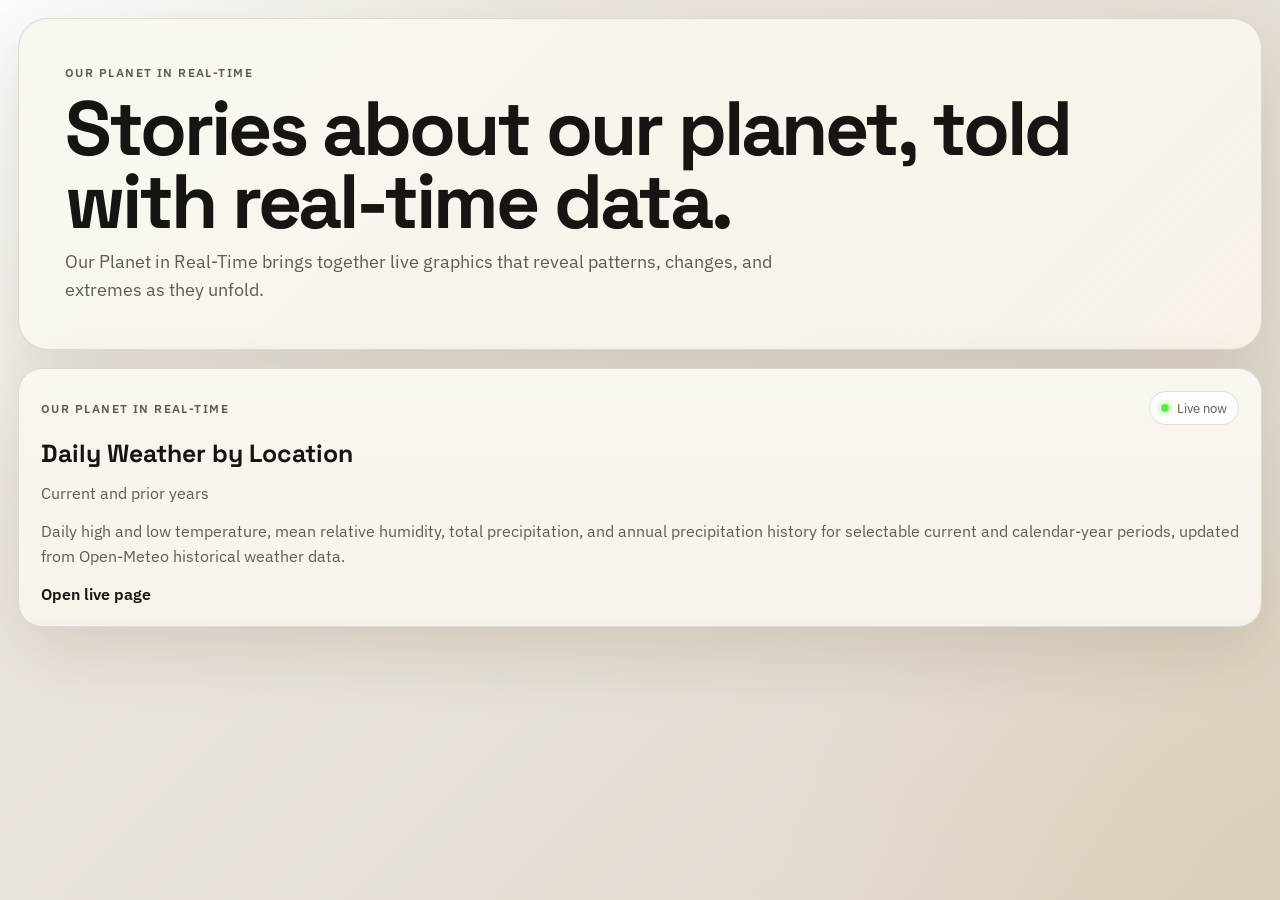
<file: index.html>
<!DOCTYPE html>
<html lang="en">
  <head>
    <meta charset="UTF-8" />
    <meta name="viewport" content="width=device-width, initial-scale=1.0" />
    <title>Our Planet in Real-Time</title>
    <meta
      name="description"
      content="A growing collection of live climate graphics published on GitHub Pages."
    />
    <link rel="preconnect" href="https://fonts.googleapis.com" />
    <link rel="preconnect" href="https://fonts.gstatic.com" crossorigin />
    <link
      href="https://fonts.googleapis.com/css2?family=IBM+Plex+Sans:wght@400;500;600&family=Space+Grotesk:wght@500;700&display=swap"
      rel="stylesheet"
    />
    <link rel="stylesheet" href="./assets/styles.css" />
    <script src="./assets/home.js" defer></script>
  </head>
  <body>
    <main class="app-shell home-shell">
      <section id="home-hero" class="home-hero">
        <div class="eyebrow">Our Planet in Real-Time</div>
        <h1 class="home-title">Loading live page catalog...</h1>
        <p class="home-copy">Preparing the current set of interactive climate graphics.</p>
      </section>
      <section id="series-grid" class="series-grid" aria-label="Available live pages"></section>
    </main>
  </body>
</html>
</file>
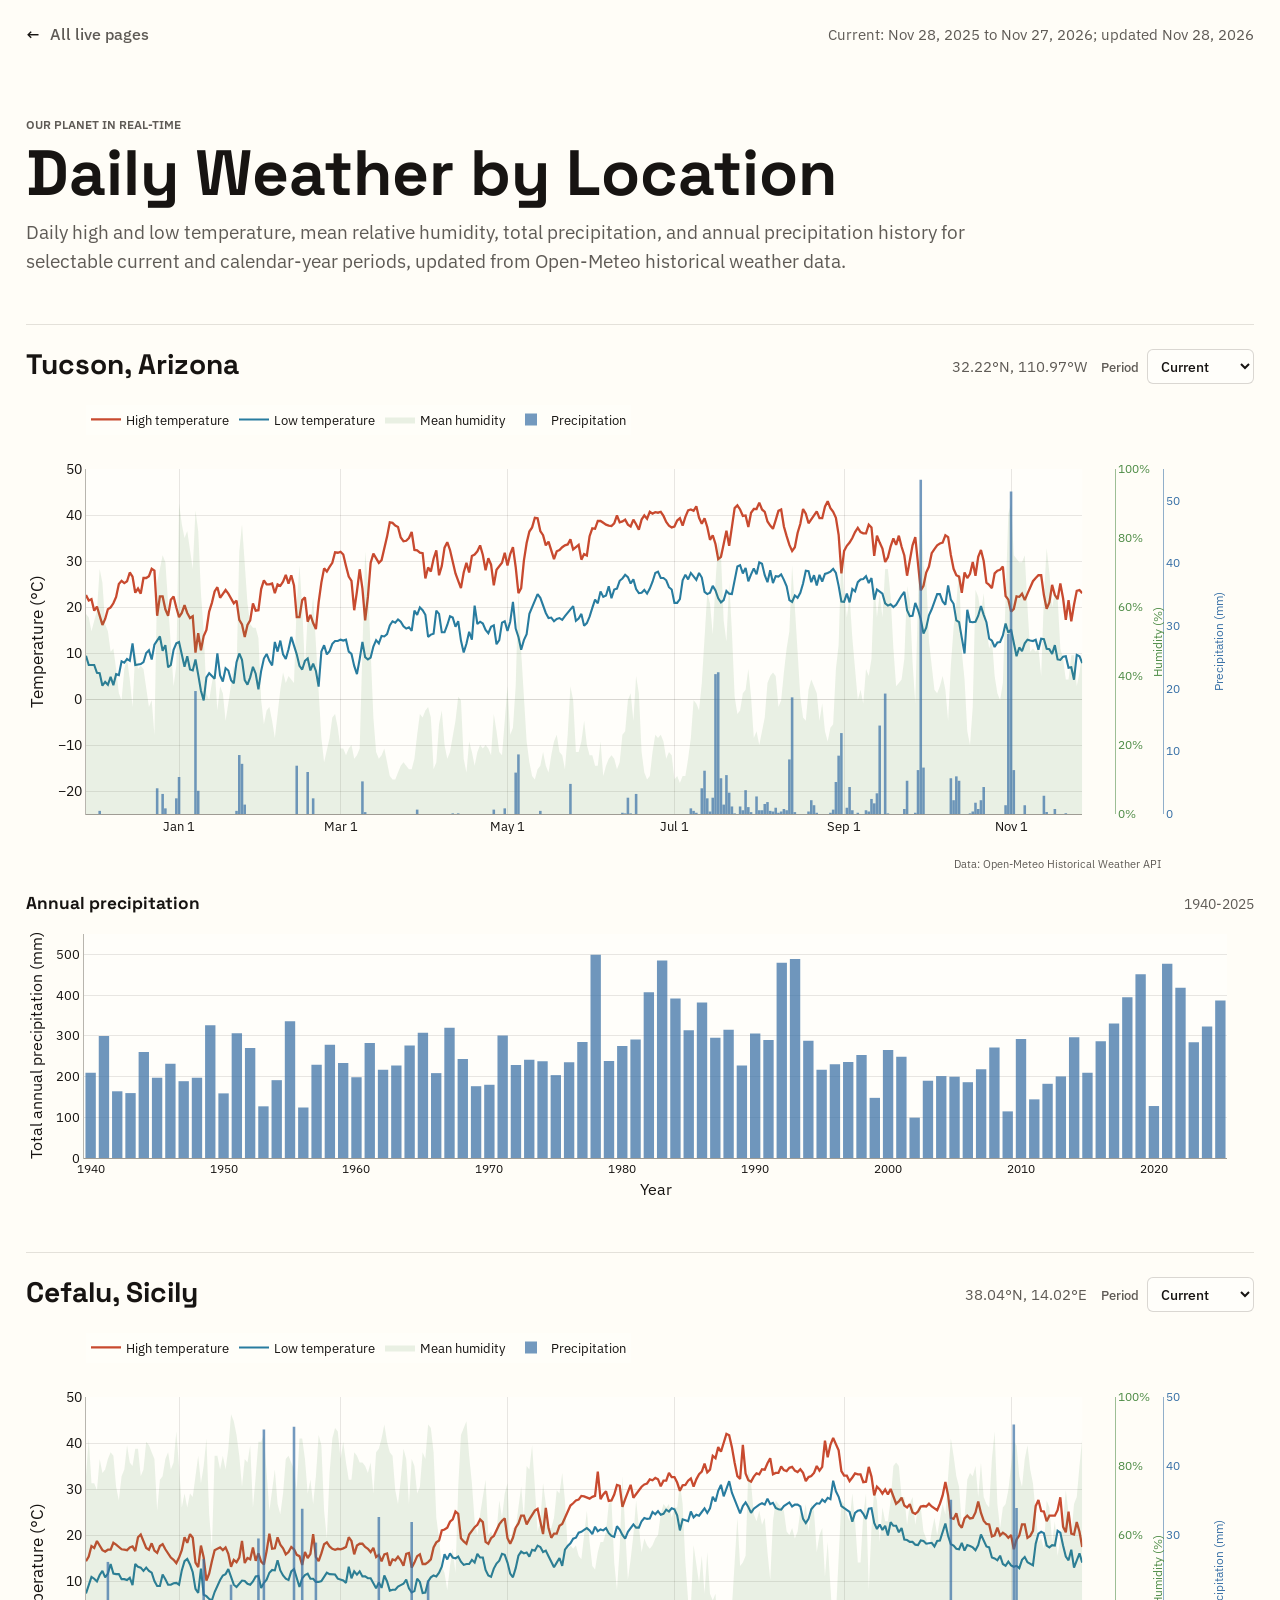
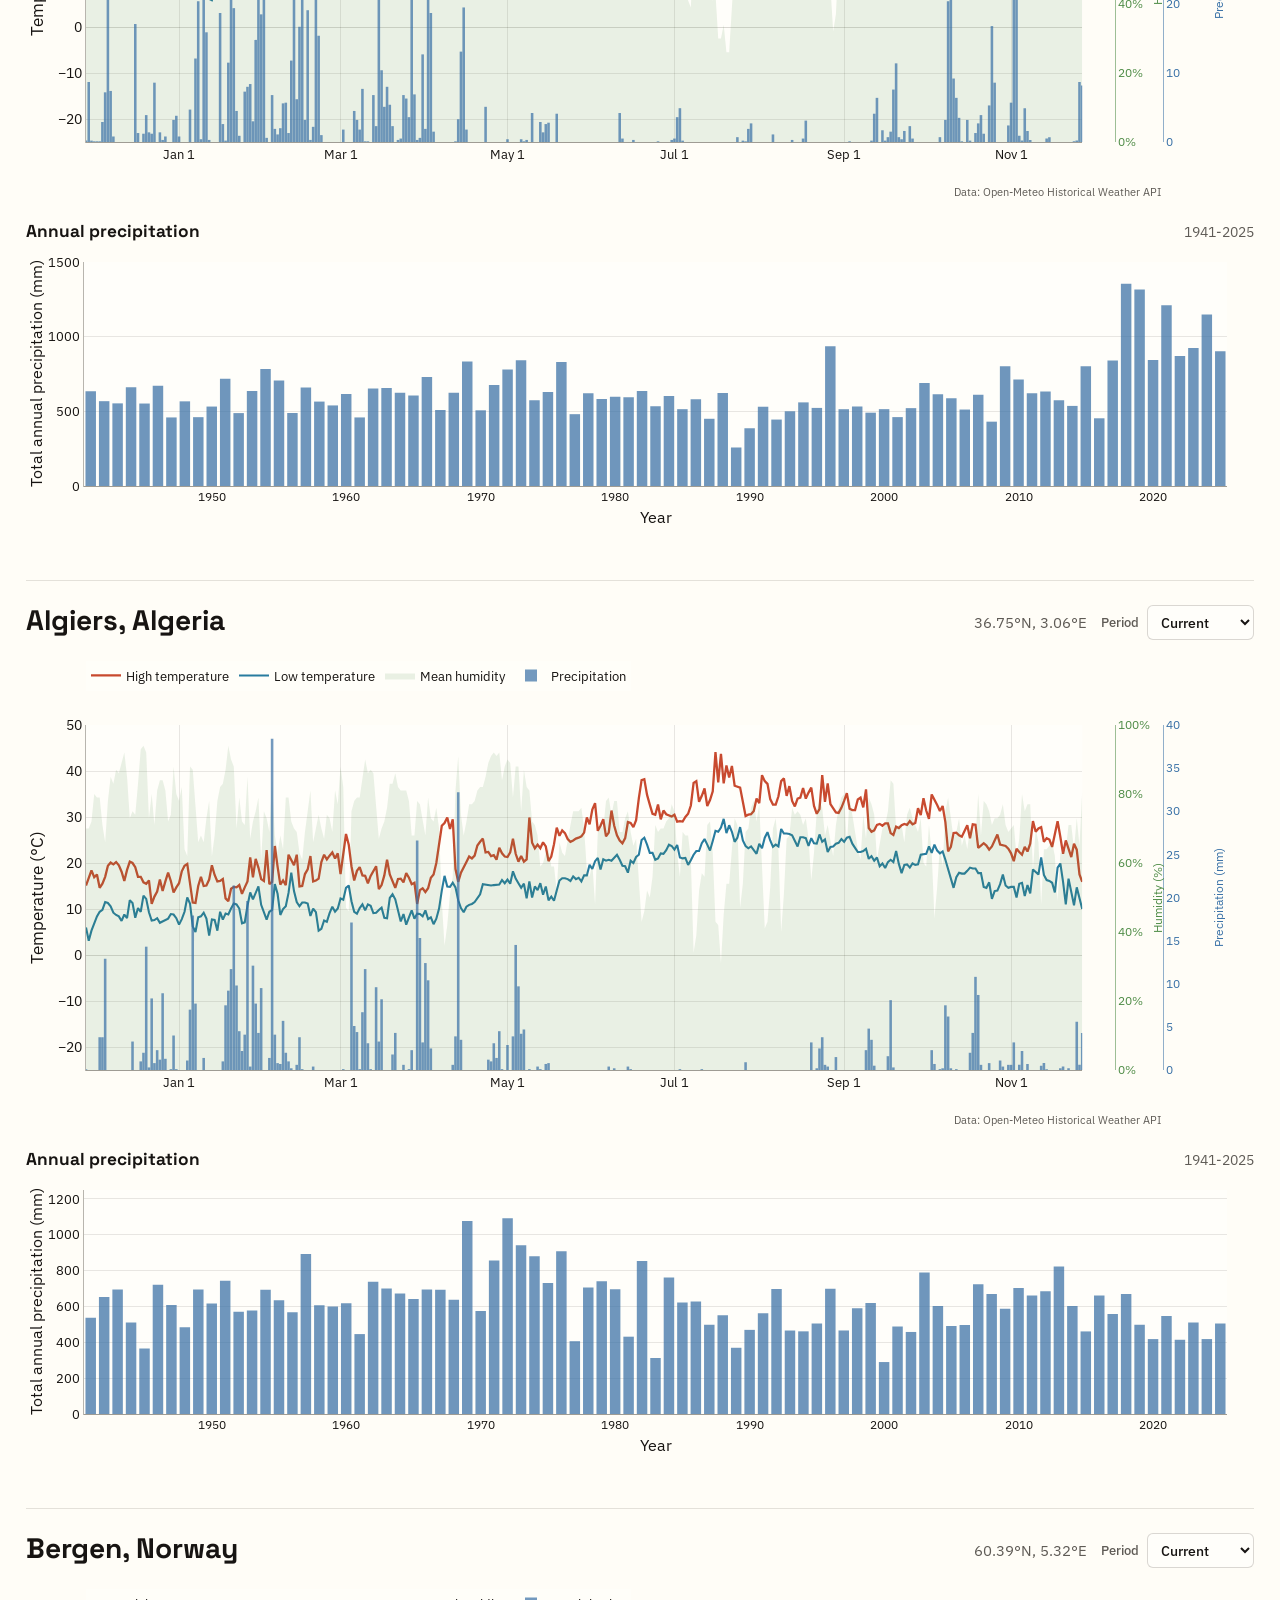
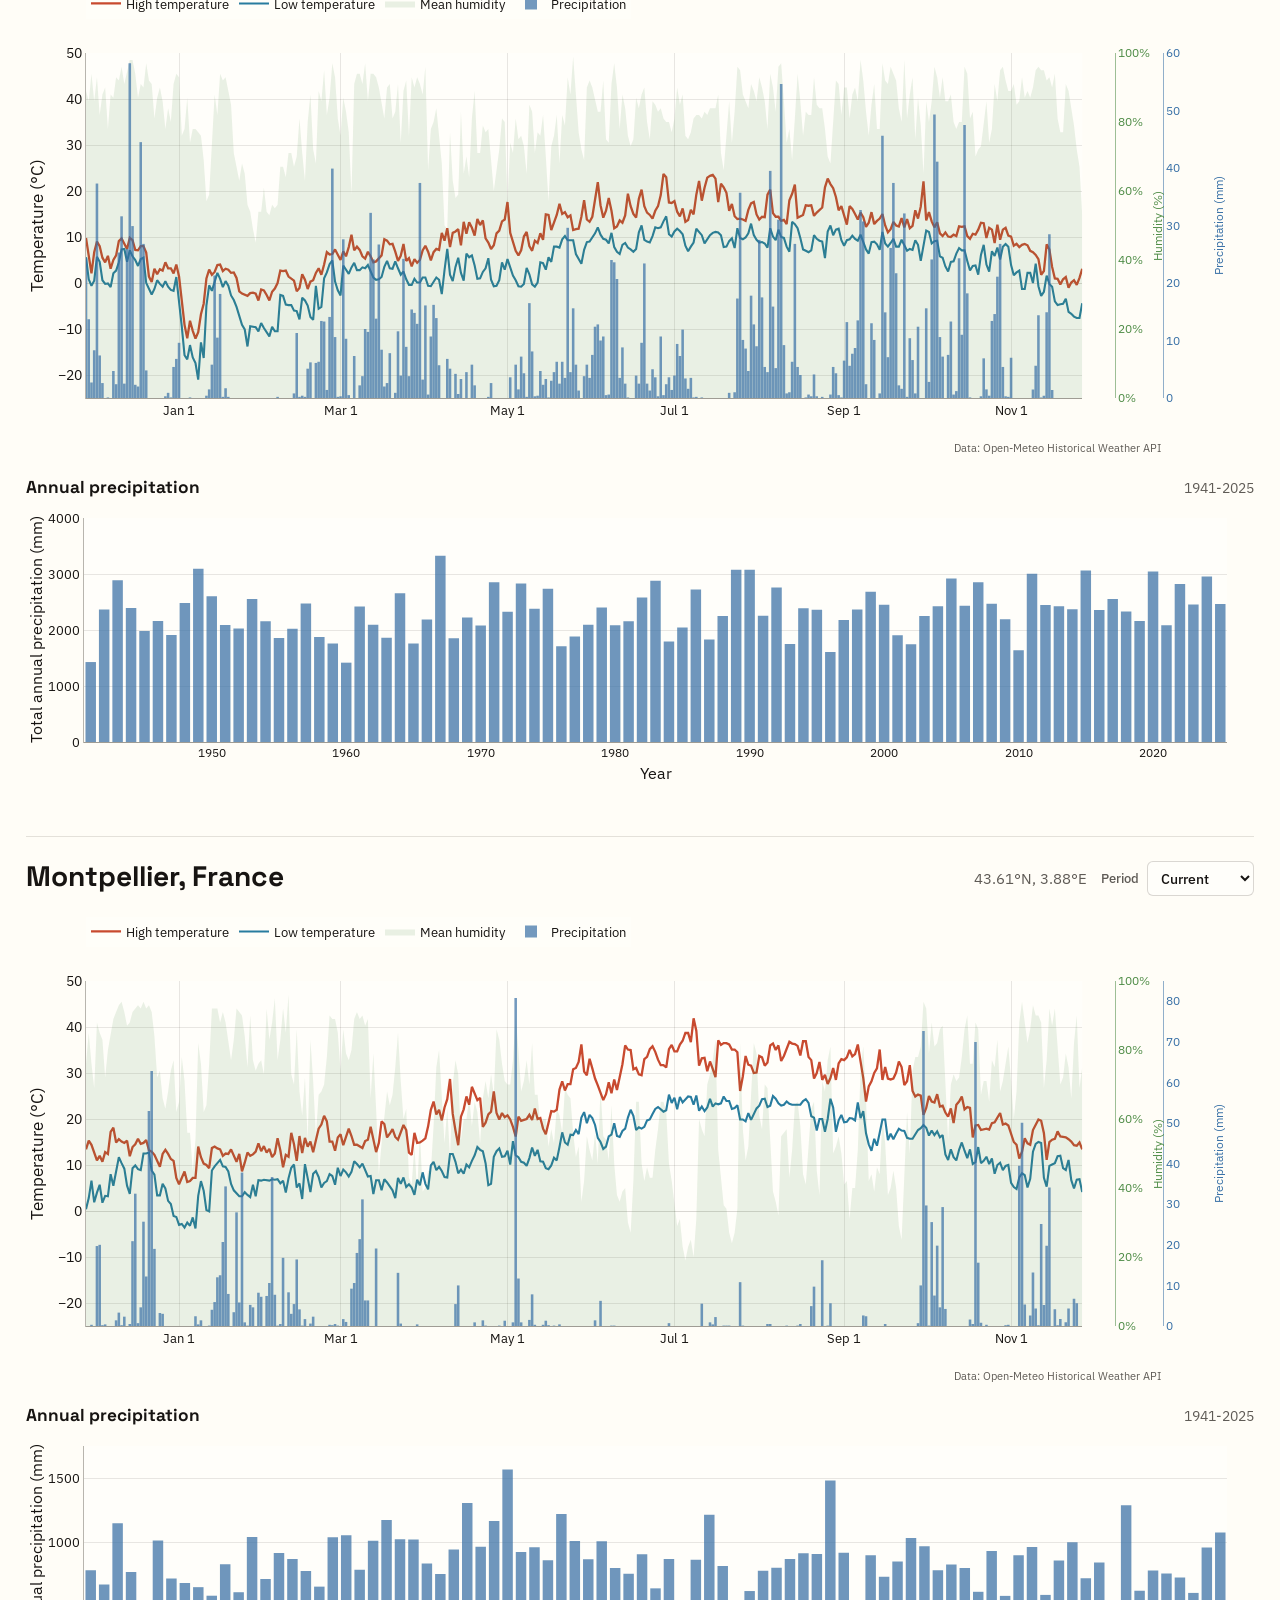
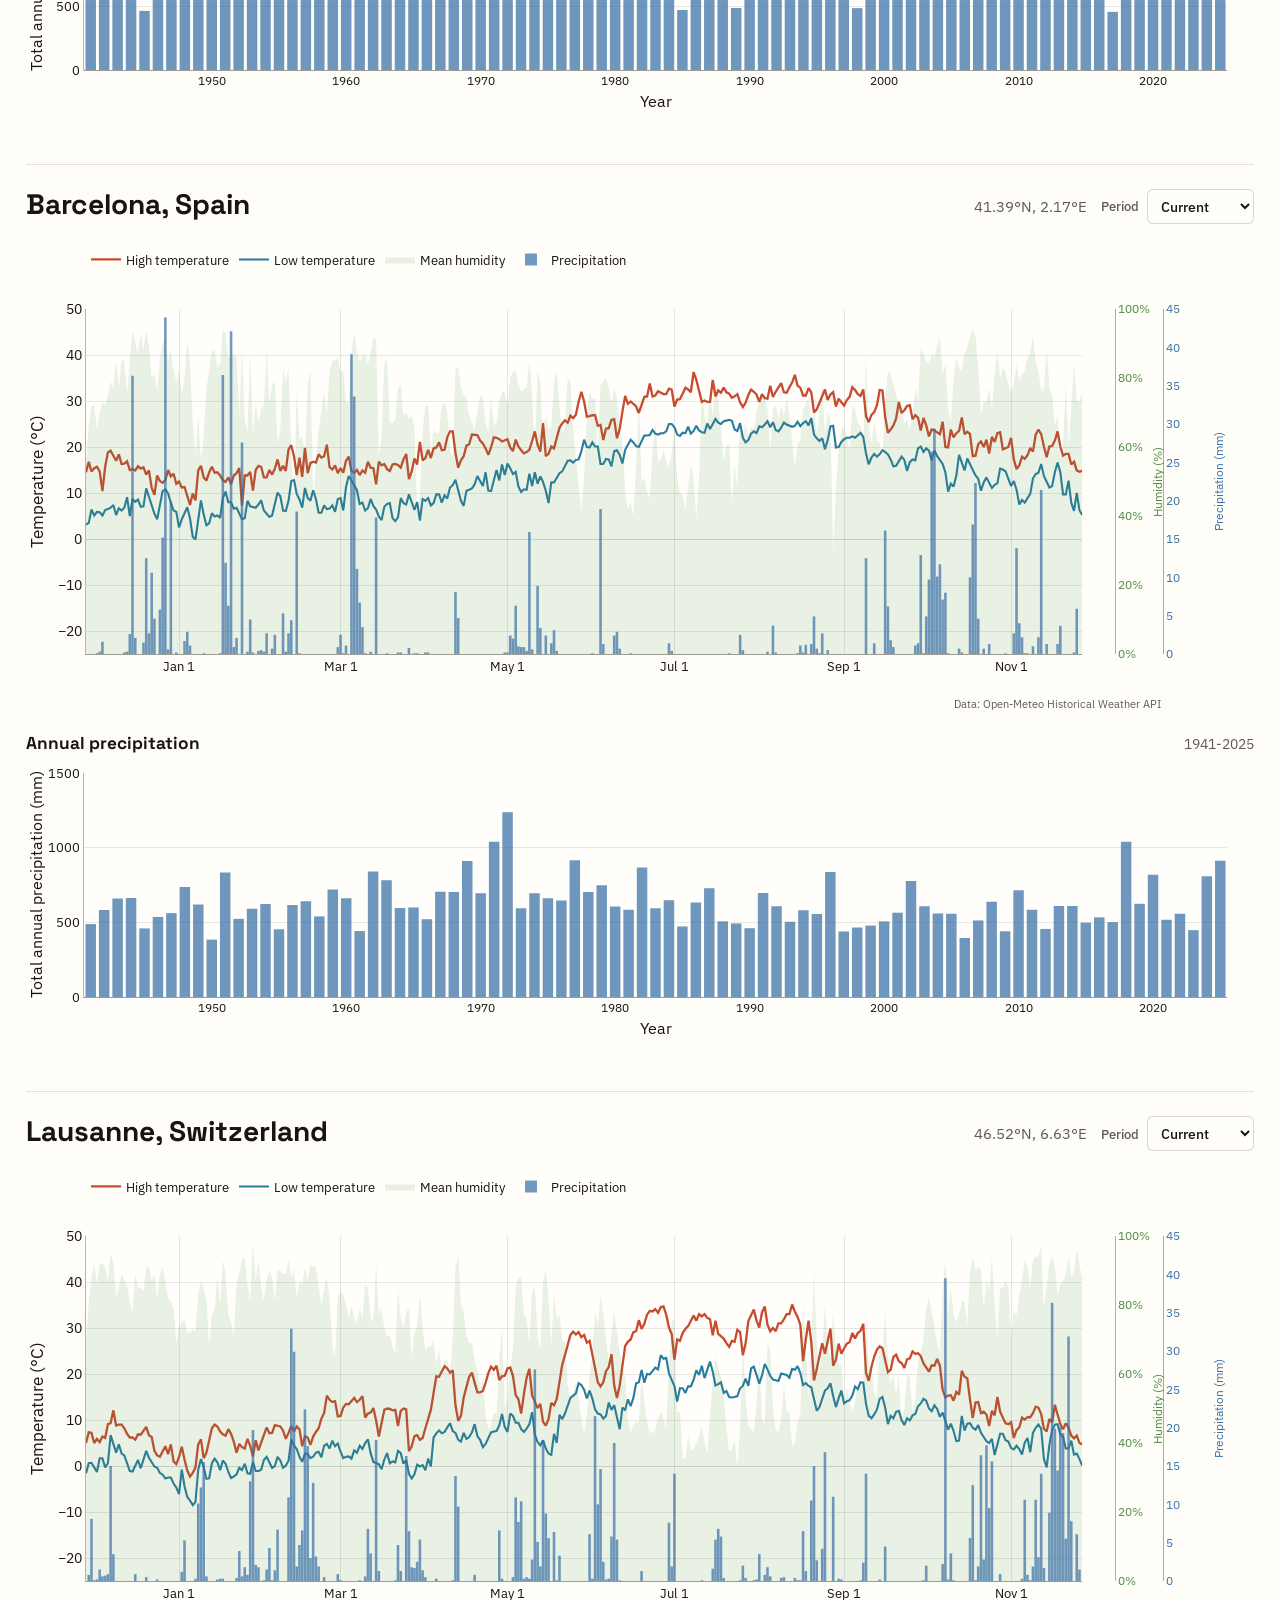
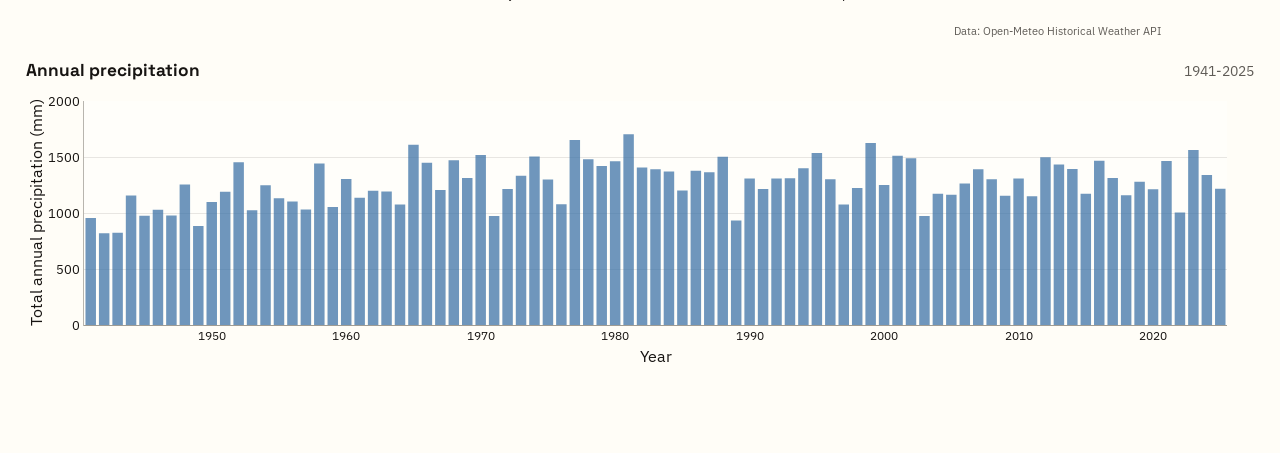
<file: series/year-to-date-weather-by-location/index.html>
<!DOCTYPE html>
<html lang="en">
  <head>
    <meta charset="UTF-8" />
    <meta name="viewport" content="width=device-width, initial-scale=1.0" />
    <title>Loading weather story...</title>
    <meta
      name="description"
      content="Selectable current and prior-year daily weather charts plus annual precipitation histories for predefined locations using Open-Meteo historical weather data."
    />
    <link rel="preconnect" href="https://fonts.googleapis.com" />
    <link rel="preconnect" href="https://fonts.gstatic.com" crossorigin />
    <link
      href="https://fonts.googleapis.com/css2?family=IBM+Plex+Sans:wght@400;500;600&family=Space+Grotesk:wght@500;700&display=swap"
      rel="stylesheet"
    />
    <link rel="stylesheet" href="../../assets/styles.css?v=weather-story-20260519" />
    <script src="https://cdn.plot.ly/plotly-2.35.2.min.js" defer></script>
    <script src="../../assets/weather-story.js?v=weather-story-20260519b" defer></script>
  </head>
  <body
    class="weather-story-body"
    data-base-path="../../"
    data-series-slug="year-to-date-weather-by-location"
  >
    <main class="weather-story-shell">
      <nav class="weather-story-nav" aria-label="Page navigation">
        <a class="back-link" href="../../">All live pages</a>
        <div id="weather-story-status" class="weather-story-status">Loading weather data...</div>
      </nav>
      <header class="weather-story-header">
        <div id="weather-story-eyebrow" class="weather-story-eyebrow">Our Planet in Real-Time</div>
        <h1 id="weather-story-title" class="weather-story-title">Daily Weather by Location</h1>
        <p id="weather-story-summary" class="weather-story-summary">
          Daily high and low temperature, mean humidity, precipitation, and annual precipitation history.
        </p>
      </header>
      <section id="weather-story-charts" class="weather-story-charts" aria-label="Location weather charts"></section>
    </main>
  </body>
</html>
</file>
<file: assets/styles.css>
:root {
  color-scheme: light;
  --bg: #f2eee7;
  --bg-deep: #ddd6ca;
  --panel: #f7f1e7;
  --panel-border: rgba(51, 42, 28, 0.14);
  --ink: #171412;
  --muted: #5f5b56;
  --accent-green: #5dea48;
  --shadow: 0 24px 70px rgba(71, 53, 19, 0.14);
}

* {
  box-sizing: border-box;
}

html,
body {
  margin: 0;
  min-height: 100%;
}

body {
  font-family: "IBM Plex Sans", sans-serif;
  color: var(--ink);
  background:
    radial-gradient(circle at top left, rgba(255, 255, 255, 0.88), rgba(255, 255, 255, 0) 34%),
    radial-gradient(circle at bottom right, rgba(208, 148, 52, 0.12), rgba(208, 148, 52, 0) 32%),
    linear-gradient(135deg, var(--bg), var(--bg-deep));
}

a {
  color: inherit;
}

.app-shell {
  min-height: 100vh;
  padding: 18px;
}

.home-shell {
  display: flex;
  flex-direction: column;
  gap: 18px;
  max-width: 1320px;
  margin: 0 auto;
}

.home-hero {
  padding: clamp(24px, 4vw, 46px);
  border: 1px solid var(--panel-border);
  border-radius: 30px;
  background:
    linear-gradient(135deg, rgba(255, 255, 255, 0.44), rgba(255, 255, 255, 0.08)),
    var(--panel);
  box-shadow: var(--shadow);
}

.home-title {
  margin: 12px 0 10px;
  font-family: "Space Grotesk", sans-serif;
  font-size: clamp(2.4rem, 6vw, 4.8rem);
  line-height: 0.95;
  letter-spacing: -0.04em;
}

.home-copy {
  max-width: 760px;
  margin: 0;
  color: var(--muted);
  font-size: 1.12rem;
  line-height: 1.55;
}

.series-grid {
  display: grid;
  grid-template-columns: repeat(auto-fit, minmax(280px, 1fr));
  gap: 18px;
}

.series-card {
  display: flex;
  flex-direction: column;
  gap: 16px;
  padding: 22px;
  border: 1px solid var(--panel-border);
  border-radius: 24px;
  background:
    linear-gradient(180deg, rgba(255, 255, 255, 0.4), rgba(255, 255, 255, 0.14)),
    var(--panel);
  box-shadow: var(--shadow);
  text-decoration: none;
  transition: transform 180ms ease, box-shadow 180ms ease, border-color 180ms ease;
}

.series-card:hover {
  transform: translateY(-3px);
  box-shadow: 0 28px 80px rgba(71, 53, 19, 0.18);
  border-color: rgba(51, 42, 28, 0.22);
}

.series-card-topline {
  display: flex;
  align-items: center;
  justify-content: space-between;
  gap: 12px;
}

.series-status {
  display: inline-flex;
  align-items: center;
  gap: 8px;
  padding: 7px 11px;
  border-radius: 999px;
  background: rgba(255, 255, 255, 0.72);
  border: 1px solid rgba(26, 20, 12, 0.12);
  font-size: 0.84rem;
  color: var(--muted);
}

.series-status::before {
  content: "";
  width: 8px;
  height: 8px;
  border-radius: 999px;
  background: var(--accent-green);
  box-shadow: 0 0 0 4px rgba(93, 234, 72, 0.16);
}

.series-title {
  margin: 0;
  font-family: "Space Grotesk", sans-serif;
  font-size: 1.55rem;
  line-height: 1.02;
}

.series-subtitle {
  margin: 0;
  color: var(--muted);
  font-size: 1rem;
}

.series-summary {
  margin: 0;
  color: var(--muted);
  line-height: 1.55;
}

.series-linkline {
  margin-top: auto;
  color: var(--ink);
  font-weight: 600;
  text-decoration: none;
}

.back-link {
  display: inline-flex;
  align-items: center;
  gap: 10px;
  text-decoration: none;
  color: var(--muted);
  font-weight: 500;
}

.back-link::before {
  content: "←";
  color: var(--ink);
}

.eyebrow {
  letter-spacing: 0.12em;
  text-transform: uppercase;
  font-size: 0.75rem;
  font-weight: 600;
  color: var(--muted);
}

.chart-message {
  display: grid;
  place-items: center;
  height: 100%;
  padding: 24px;
  text-align: center;
  color: var(--muted);
  font-size: 1.05rem;
}

@media (max-width: 720px) {
  .app-shell {
    padding: 10px;
  }

  .home-shell {
    gap: 12px;
  }

  .home-title {
    font-size: clamp(2rem, 11vw, 3.2rem);
  }

  .series-grid {
    grid-template-columns: 1fr;
  }
}

body.weather-story-body {
  background: #fffdf7;
}

.weather-story-shell {
  min-height: 100vh;
  width: 100%;
  padding: 16px clamp(12px, 2vw, 28px) 34px;
}

.weather-story-nav {
  display: flex;
  align-items: center;
  justify-content: space-between;
  gap: 18px;
  min-height: 36px;
}

.weather-story-status {
  color: var(--muted);
  font-size: 0.94rem;
  text-align: right;
}

.weather-story-header {
  padding: clamp(30px, 5vw, 70px) 0 clamp(22px, 4vw, 48px);
  max-width: 980px;
}

.weather-story-eyebrow {
  color: var(--muted);
  font-size: 0.78rem;
  font-weight: 600;
  letter-spacing: 0;
  text-transform: uppercase;
}

.weather-story-title {
  margin: 10px 0 12px;
  font-family: "Space Grotesk", sans-serif;
  font-size: clamp(2.3rem, 5vw, 4.4rem);
  line-height: 0.98;
  letter-spacing: 0;
}

.weather-story-summary {
  margin: 0;
  color: var(--muted);
  font-size: clamp(1rem, 1.6vw, 1.2rem);
  line-height: 1.55;
}

.weather-story-charts {
  display: flex;
  flex-direction: column;
  width: 100%;
}

.weather-location-section {
  width: 100%;
  padding: 24px 0 46px;
  border-top: 1px solid rgba(51, 42, 28, 0.13);
}

.weather-location-heading {
  display: flex;
  align-items: flex-start;
  justify-content: space-between;
  gap: 18px;
  padding-bottom: 8px;
}

.weather-location-title {
  margin: 0;
  font-family: "Space Grotesk", sans-serif;
  font-size: clamp(1.35rem, 2.2vw, 2rem);
  line-height: 1.1;
  letter-spacing: 0;
}

.weather-location-meta {
  color: var(--muted);
  font-size: 0.94rem;
  white-space: nowrap;
}

.weather-location-controls {
  display: flex;
  align-items: center;
  justify-content: flex-end;
  gap: 14px;
  min-width: 260px;
}

.weather-window-label {
  display: inline-flex;
  align-items: center;
  gap: 8px;
  color: var(--muted);
  font-size: 0.84rem;
  font-weight: 500;
  white-space: nowrap;
}

.weather-window-select {
  min-width: 104px;
  padding: 6px 28px 6px 9px;
  border: 1px solid rgba(51, 42, 28, 0.18);
  border-radius: 6px;
  background: #fffefa;
  color: var(--ink);
  font: inherit;
  font-size: 0.9rem;
}

.weather-window-select:focus {
  outline: 2px solid rgba(56, 112, 166, 0.24);
  outline-offset: 2px;
}

.weather-location-chart {
  width: 100%;
  height: clamp(465px, 54vh, 585px);
}

.weather-annual-heading {
  display: flex;
  align-items: baseline;
  justify-content: space-between;
  gap: 14px;
  padding: 16px 0 4px;
}

.weather-annual-title {
  margin: 0;
  font-family: "Space Grotesk", sans-serif;
  font-size: clamp(1.02rem, 1.35vw, 1.24rem);
  line-height: 1.15;
  letter-spacing: 0;
}

.weather-annual-meta {
  color: var(--muted);
  font-size: 0.88rem;
  white-space: nowrap;
}

.weather-annual-chart {
  width: 100%;
  height: clamp(260px, 32vh, 350px);
}

@media (max-width: 720px) {
  .weather-story-shell {
    padding: 12px 10px 28px;
  }

  .weather-story-nav,
  .weather-location-heading {
    align-items: flex-start;
    flex-direction: column;
    gap: 8px;
  }

  .weather-story-status {
    text-align: left;
  }

  .weather-location-meta {
    white-space: normal;
  }

  .weather-location-controls {
    align-items: flex-start;
    flex-direction: column;
    gap: 8px;
    justify-content: flex-start;
    min-width: 0;
  }

  .weather-location-chart {
    height: 570px;
  }

  .weather-annual-heading {
    align-items: flex-start;
    flex-direction: column;
    gap: 4px;
  }

  .weather-annual-meta {
    white-space: normal;
  }

  .weather-annual-chart {
    height: 360px;
  }
}
</file>
